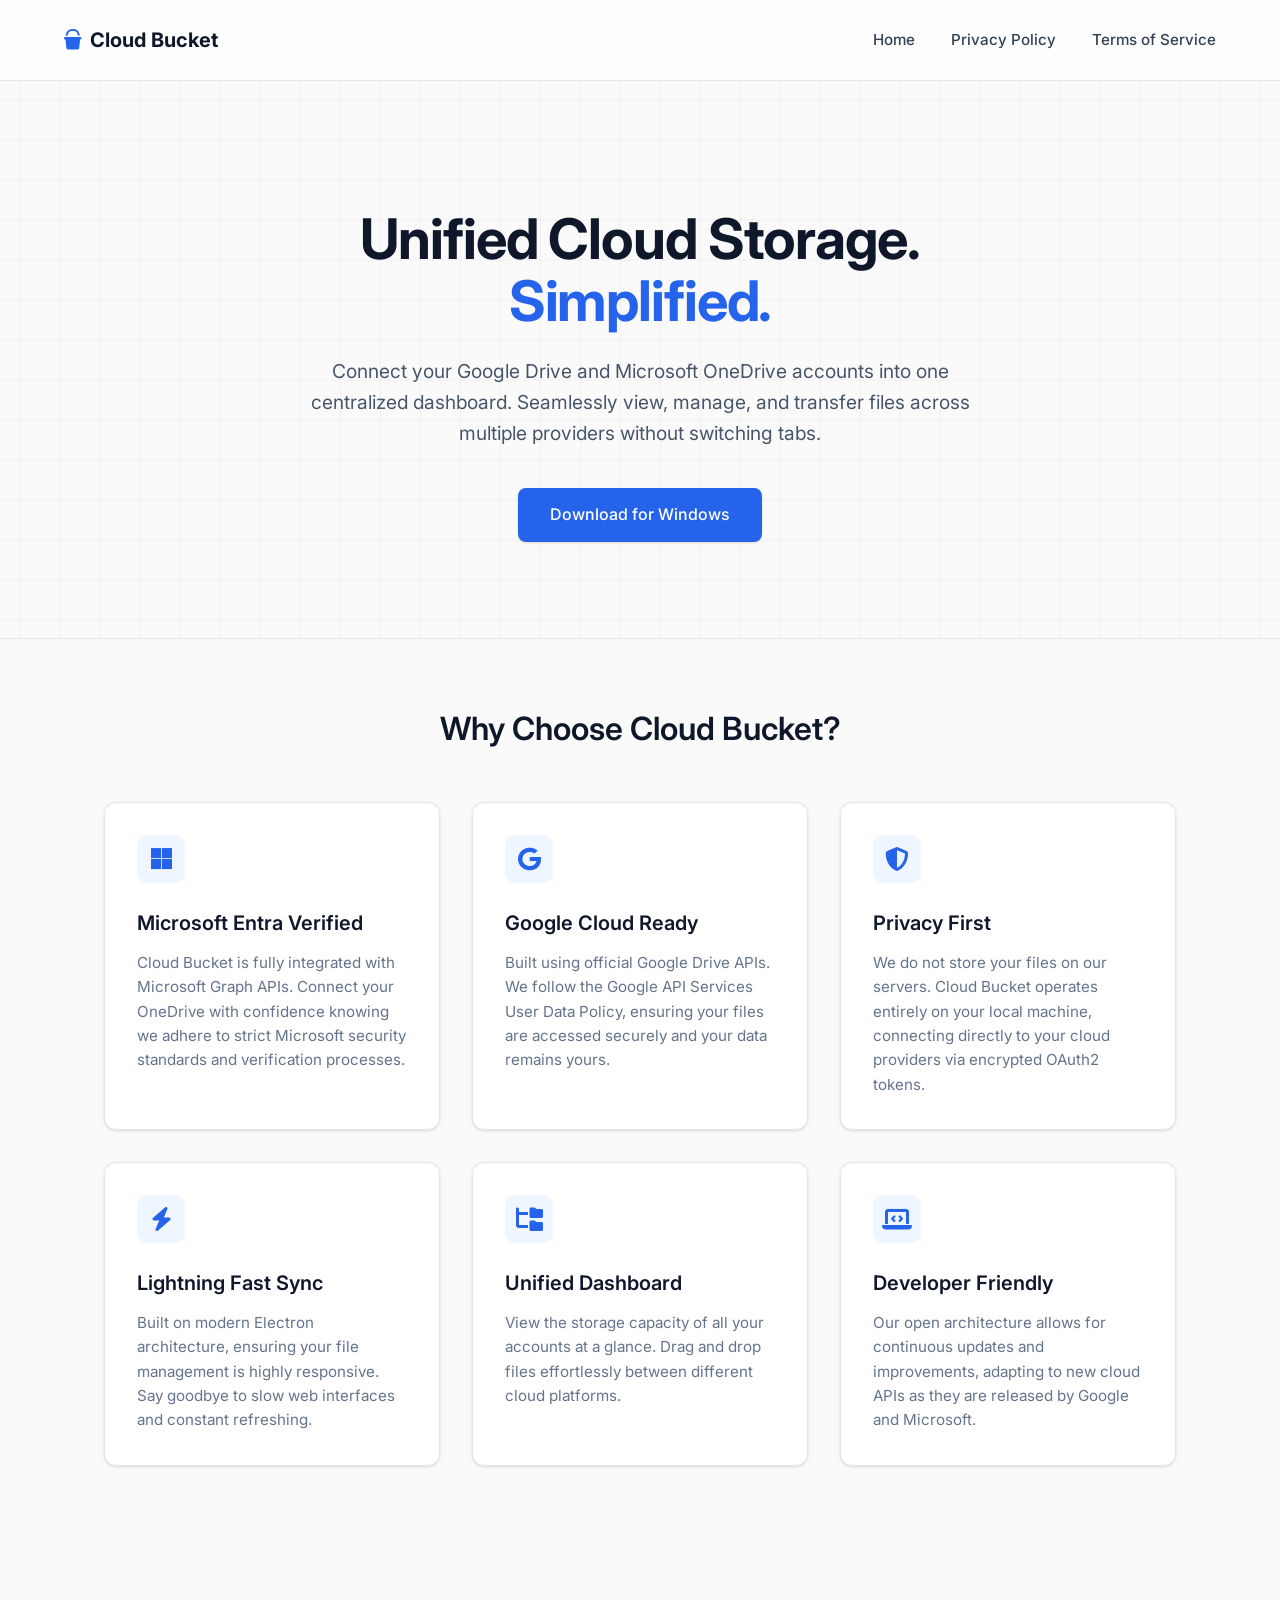
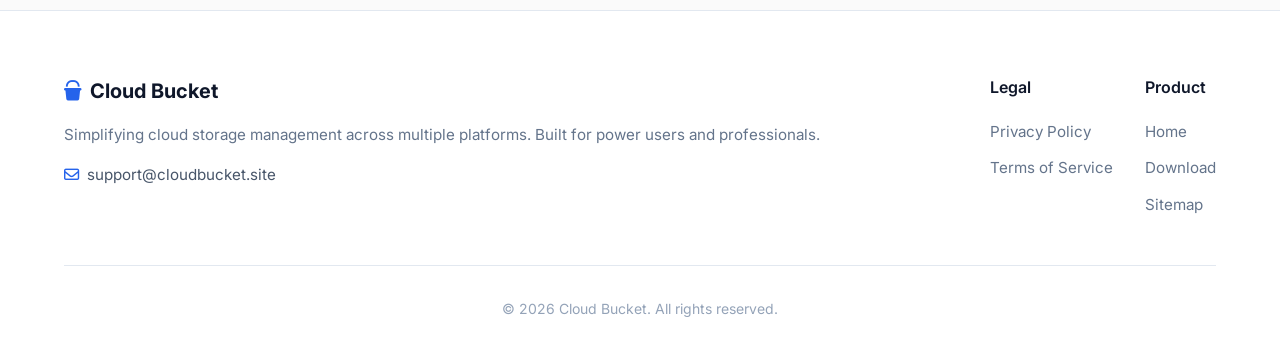
<file: index.html>
<!DOCTYPE html>
<html lang="en">
<head>
    <meta charset="UTF-8">
    <meta name="viewport" content="width=device-width, initial-scale=1.0">
    <title>Cloud Bucket - Unified Cloud Storage Manager</title>
    <meta name="description" content="Manage all your cloud storage accounts like Google Drive and Microsoft OneDrive from a single, beautiful dashboard.">
    <link rel="canonical" href="https://cloudbucket.site/">
    <link rel="icon" type="image/svg+xml" href="favicon.svg?v=2">

    <!-- Open Graph / Facebook -->
    <meta property="og:type" content="website">
    <meta property="og:url" content="https://cloudbucket.site/">
    <meta property="og:title" content="Cloud Bucket - Unified Cloud Storage Manager">
    <meta property="og:description" content="Manage all your cloud storage accounts like Google Drive and Microsoft OneDrive from a single, beautiful dashboard.">
    <meta property="og:image" content="https://cloudbucket.site/og-image.png">

    <!-- Twitter -->
    <meta property="twitter:card" content="summary_large_image">
    <meta property="twitter:url" content="https://cloudbucket.site/">
    <meta property="twitter:title" content="Cloud Bucket - Unified Cloud Storage Manager">
    <meta property="twitter:description" content="Manage all your cloud storage accounts like Google Drive and Microsoft OneDrive from a single, beautiful dashboard.">
    <meta property="twitter:image" content="https://cloudbucket.site/og-image.png">

    <link rel="stylesheet" href="styles.css">
    <link rel="stylesheet" href="https://cdnjs.cloudflare.com/ajax/libs/font-awesome/6.4.0/css/all.min.css">
</head>
<body>
    <header>
        <a href="/" class="logo">
            <i class="fa-solid fa-bucket"></i> Cloud Bucket
        </a>
        <nav>
            <a href="/">Home</a>
            <a href="privacy.html">Privacy Policy</a>
            <a href="terms.html">Terms of Service</a>
        </nav>
    </header>

    <main>
        <section class="hero">
            <h1>Unified Cloud Storage. <br><span>Simplified.</span></h1>
            <p>Connect your Google Drive and Microsoft OneDrive accounts into one centralized dashboard. Seamlessly view, manage, and transfer files across multiple providers without switching tabs.</p>
            <a href="#download" class="cta-button">Download for Windows</a>
        </section>

        <section class="info-section">
            <div class="info-container">
                <h2>Why Choose Cloud Bucket?</h2>
                <div class="grid-3">
                <div class="card">
                    <div class="card-icon"><i class="fa-brands fa-microsoft"></i></div>
                    <h3>Microsoft Entra Verified</h3>
                    <p>Cloud Bucket is fully integrated with Microsoft Graph APIs. Connect your OneDrive with confidence knowing we adhere to strict Microsoft security standards and verification processes.</p>
                </div>
                <div class="card">
                    <div class="card-icon"><i class="fa-brands fa-google"></i></div>
                    <h3>Google Cloud Ready</h3>
                    <p>Built using official Google Drive APIs. We follow the Google API Services User Data Policy, ensuring your files are accessed securely and your data remains yours.</p>
                </div>
                <div class="card">
                    <div class="card-icon"><i class="fa-solid fa-shield-halved"></i></div>
                    <h3>Privacy First</h3>
                    <p>We do not store your files on our servers. Cloud Bucket operates entirely on your local machine, connecting directly to your cloud providers via encrypted OAuth2 tokens.</p>
                </div>
                <div class="card">
                    <div class="card-icon"><i class="fa-solid fa-bolt"></i></div>
                    <h3>Lightning Fast Sync</h3>
                    <p>Built on modern Electron architecture, ensuring your file management is highly responsive. Say goodbye to slow web interfaces and constant refreshing.</p>
                </div>
                <div class="card">
                    <div class="card-icon"><i class="fa-solid fa-folder-tree"></i></div>
                    <h3>Unified Dashboard</h3>
                    <p>View the storage capacity of all your accounts at a glance. Drag and drop files effortlessly between different cloud platforms.</p>
                </div>
                <div class="card">
                    <div class="card-icon"><i class="fa-solid fa-laptop-code"></i></div>
                    <h3>Developer Friendly</h3>
                    <p>Our open architecture allows for continuous updates and improvements, adapting to new cloud APIs as they are released by Google and Microsoft.</p>
                </div>
            </div>
            </div>
        </section>
    </main>

    <footer>
        <div class="footer-content">
            <div class="footer-brand">
                <div class="logo">
                    <i class="fa-solid fa-bucket"></i> Cloud Bucket
                </div>
                <p>Simplifying cloud storage management across multiple platforms. Built for power users and professionals.</p>
                <div class="footer-contact">
                    <i class="fa-regular fa-envelope"></i>
                    <a href="mailto:support@cloudbucket.site">support@cloudbucket.site</a>
                </div>
            </div>
            
            <div class="footer-links">
                <div class="footer-links-col">
                    <h4>Legal</h4>
                    <a href="privacy.html">Privacy Policy</a>
                    <a href="terms.html">Terms of Service</a>
                </div>
                <div class="footer-links-col">
                    <h4>Product</h4>
                    <a href="/">Home</a>
                    <a href="#download">Download</a>
                    <a href="sitemap.xml">Sitemap</a>
                </div>
            </div>
        </div>
        <div class="footer-bottom">
            &copy; 2026 Cloud Bucket. All rights reserved.
        </div>
    </footer>
</body>
</html>
</file>
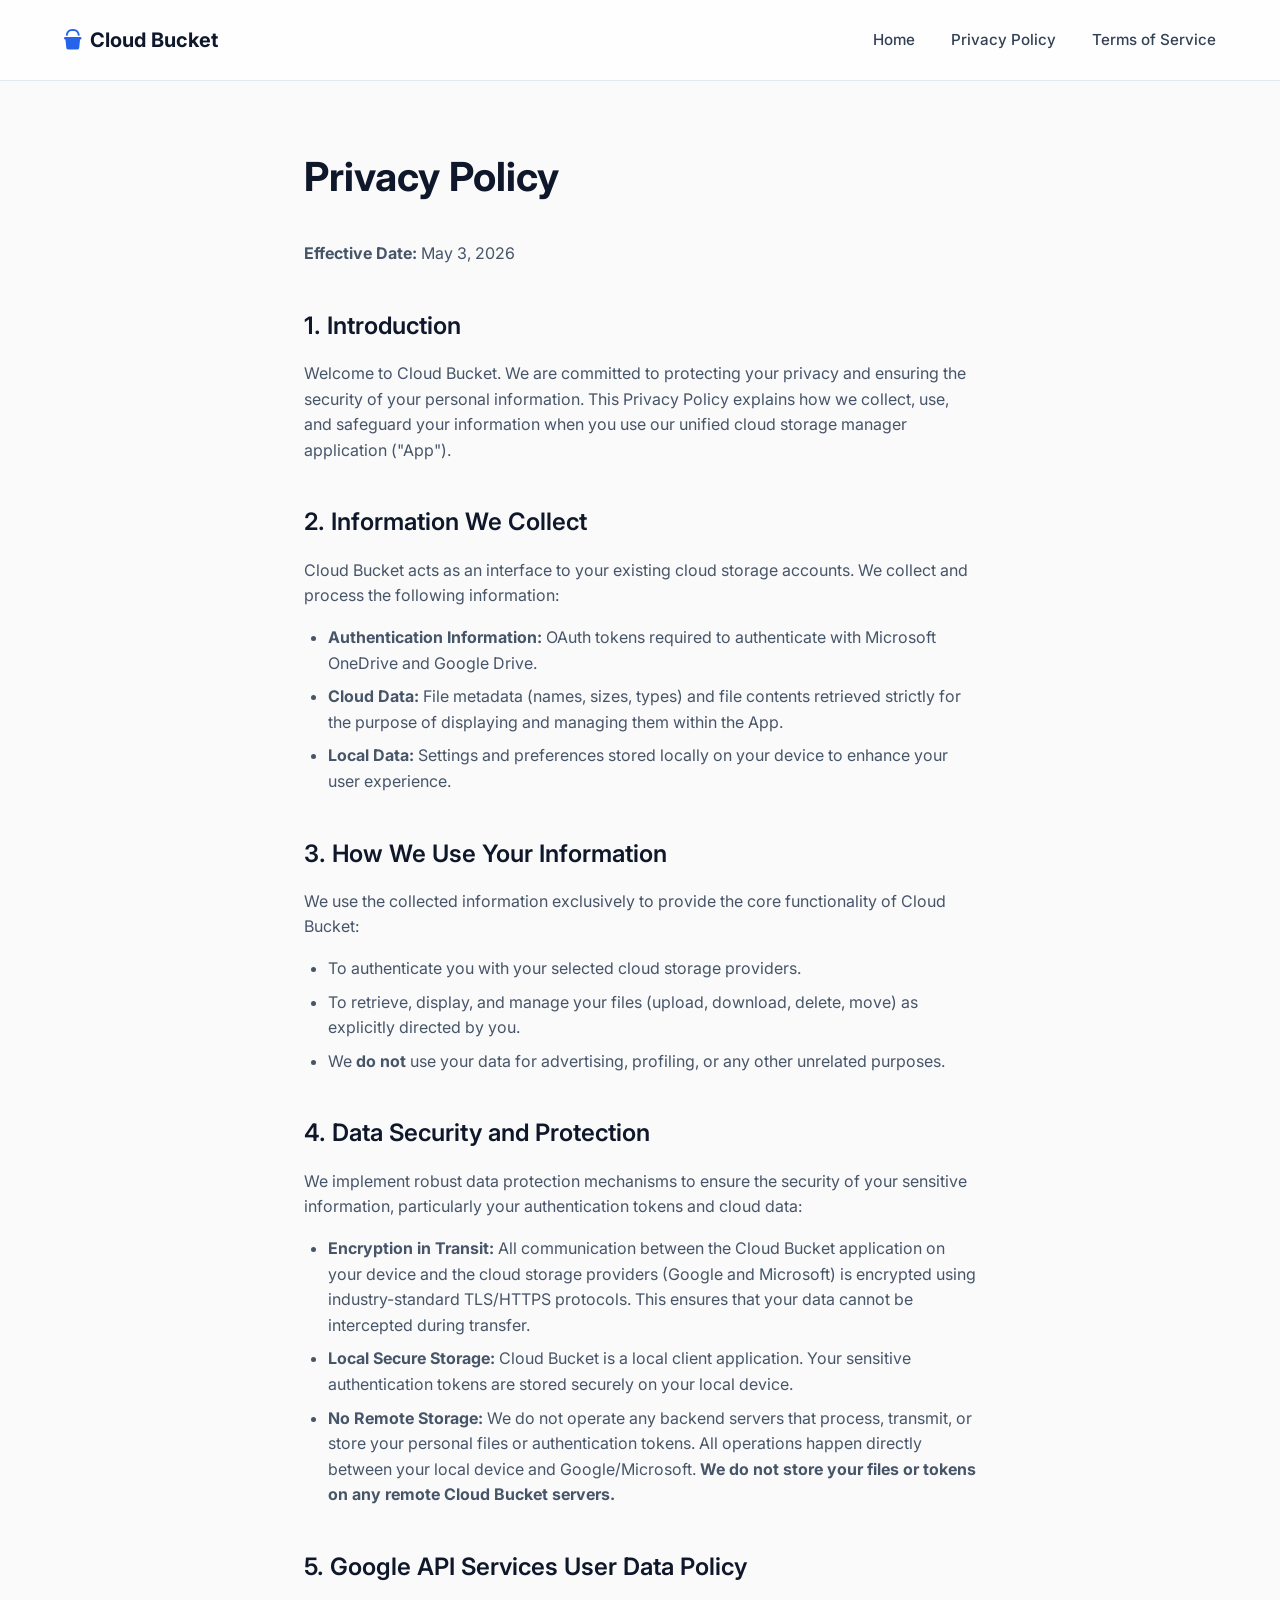
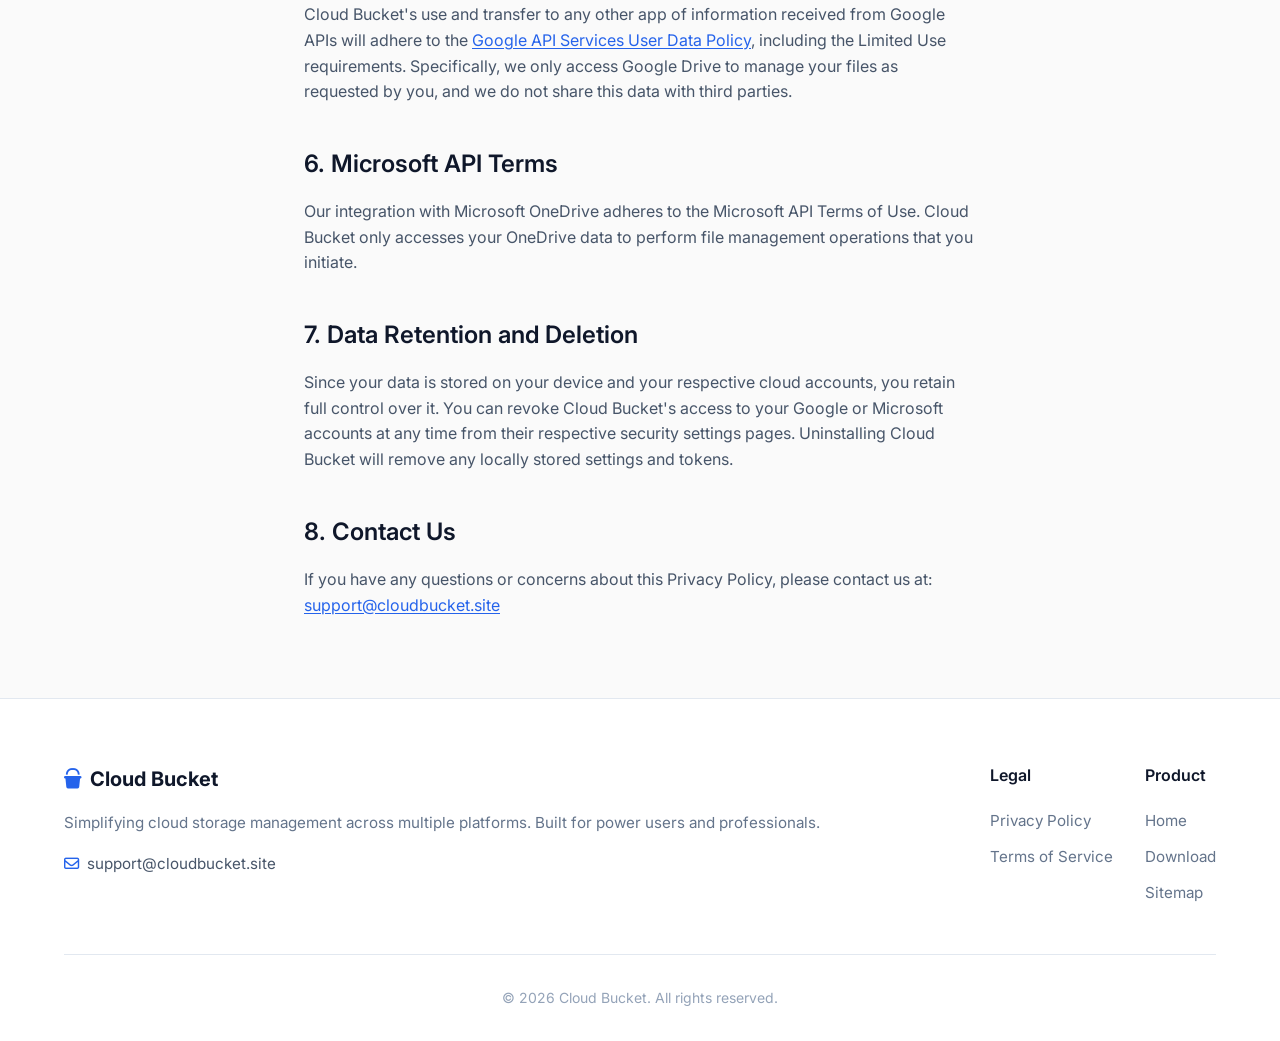
<file: privacy.html>
<!DOCTYPE html>
<html lang="en">
<head>
    <meta charset="UTF-8">
    <meta name="viewport" content="width=device-width, initial-scale=1.0">
    <title>Privacy Policy - Cloud Bucket</title>
    <meta name="description" content="Privacy Policy for the Cloud Bucket unified cloud storage manager application.">
    <link rel="canonical" href="https://cloudbucket.site/privacy.html">
    <link rel="icon" type="image/svg+xml" href="favicon.svg?v=2">

    <!-- Open Graph / Facebook -->
    <meta property="og:type" content="website">
    <meta property="og:url" content="https://cloudbucket.site/privacy.html">
    <meta property="og:title" content="Privacy Policy - Cloud Bucket">
    <meta property="og:description" content="Privacy Policy for the Cloud Bucket unified cloud storage manager application.">
    <meta property="og:image" content="https://cloudbucket.site/og-image.png">

    <!-- Twitter -->
    <meta property="twitter:card" content="summary_large_image">
    <meta property="twitter:url" content="https://cloudbucket.site/privacy.html">
    <meta property="twitter:title" content="Privacy Policy - Cloud Bucket">
    <meta property="twitter:description" content="Privacy Policy for the Cloud Bucket unified cloud storage manager application.">
    <meta property="twitter:image" content="https://cloudbucket.site/og-image.png">

    <link rel="stylesheet" href="styles.css">
    <link rel="stylesheet" href="https://cdnjs.cloudflare.com/ajax/libs/font-awesome/6.4.0/css/all.min.css">
</head>
<body>
    <header>
        <a href="/" class="logo">
            <i class="fa-solid fa-bucket"></i> Cloud Bucket
        </a>
        <nav>
            <a href="/">Home</a>
            <a href="privacy.html">Privacy Policy</a>
            <a href="terms.html">Terms of Service</a>
        </nav>
    </header>

    <main class="page-wrapper">
        <div class="page-content">
        <h1>Privacy Policy</h1>
        <p><strong>Effective Date:</strong> May 3, 2026</p>

        <h2>1. Introduction</h2>
        <p>Welcome to Cloud Bucket. We are committed to protecting your privacy and ensuring the security of your personal information. This Privacy Policy explains how we collect, use, and safeguard your information when you use our unified cloud storage manager application ("App").</p>

        <h2>2. Information We Collect</h2>
        <p>Cloud Bucket acts as an interface to your existing cloud storage accounts. We collect and process the following information:</p>
        <ul>
            <li><strong>Authentication Information:</strong> OAuth tokens required to authenticate with Microsoft OneDrive and Google Drive.</li>
            <li><strong>Cloud Data:</strong> File metadata (names, sizes, types) and file contents retrieved strictly for the purpose of displaying and managing them within the App.</li>
            <li><strong>Local Data:</strong> Settings and preferences stored locally on your device to enhance your user experience.</li>
        </ul>

        <h2>3. How We Use Your Information</h2>
        <p>We use the collected information exclusively to provide the core functionality of Cloud Bucket:</p>
        <ul>
            <li>To authenticate you with your selected cloud storage providers.</li>
            <li>To retrieve, display, and manage your files (upload, download, delete, move) as explicitly directed by you.</li>
            <li>We <strong>do not</strong> use your data for advertising, profiling, or any other unrelated purposes.</li>
        </ul>

        <h2>4. Data Security and Protection</h2>
        <p>We implement robust data protection mechanisms to ensure the security of your sensitive information, particularly your authentication tokens and cloud data:</p>
        <ul>
            <li><strong>Encryption in Transit:</strong> All communication between the Cloud Bucket application on your device and the cloud storage providers (Google and Microsoft) is encrypted using industry-standard TLS/HTTPS protocols. This ensures that your data cannot be intercepted during transfer.</li>
            <li><strong>Local Secure Storage:</strong> Cloud Bucket is a local client application. Your sensitive authentication tokens are stored securely on your local device.</li>
            <li><strong>No Remote Storage:</strong> We do not operate any backend servers that process, transmit, or store your personal files or authentication tokens. All operations happen directly between your local device and Google/Microsoft. <strong>We do not store your files or tokens on any remote Cloud Bucket servers.</strong></li>
        </ul>

        <h2>5. Google API Services User Data Policy</h2>
        <p>Cloud Bucket's use and transfer to any other app of information received from Google APIs will adhere to the <a href="https://developers.google.com/terms/api-services-user-data-policy" target="_blank" rel="noopener noreferrer">Google API Services User Data Policy</a>, including the Limited Use requirements. Specifically, we only access Google Drive to manage your files as requested by you, and we do not share this data with third parties.</p>

        <h2>6. Microsoft API Terms</h2>
        <p>Our integration with Microsoft OneDrive adheres to the Microsoft API Terms of Use. Cloud Bucket only accesses your OneDrive data to perform file management operations that you initiate.</p>

        <h2>7. Data Retention and Deletion</h2>
        <p>Since your data is stored on your device and your respective cloud accounts, you retain full control over it. You can revoke Cloud Bucket's access to your Google or Microsoft accounts at any time from their respective security settings pages. Uninstalling Cloud Bucket will remove any locally stored settings and tokens.</p>

        <h2>8. Contact Us</h2>
        <p>If you have any questions or concerns about this Privacy Policy, please contact us at: <a href="mailto:support@cloudbucket.site">support@cloudbucket.site</a></p>
        </div>
    </main>

    <footer>
        <div class="footer-content">
            <div class="footer-brand">
                <div class="logo">
                    <i class="fa-solid fa-bucket"></i> Cloud Bucket
                </div>
                <p>Simplifying cloud storage management across multiple platforms. Built for power users and professionals.</p>
                <div class="footer-contact">
                    <i class="fa-regular fa-envelope"></i>
                    <a href="mailto:support@cloudbucket.site">support@cloudbucket.site</a>
                </div>
            </div>
            
            <div class="footer-links">
                <div class="footer-links-col">
                    <h4>Legal</h4>
                    <a href="privacy.html">Privacy Policy</a>
                    <a href="terms.html">Terms of Service</a>
                </div>
                <div class="footer-links-col">
                    <h4>Product</h4>
                    <a href="/">Home</a>
                    <a href="#download">Download</a>
                    <a href="sitemap.xml">Sitemap</a>
                </div>
            </div>
        </div>
        <div class="footer-bottom">
            &copy; 2026 Cloud Bucket. All rights reserved.
        </div>
    </footer>
</body>
</html>
</file>
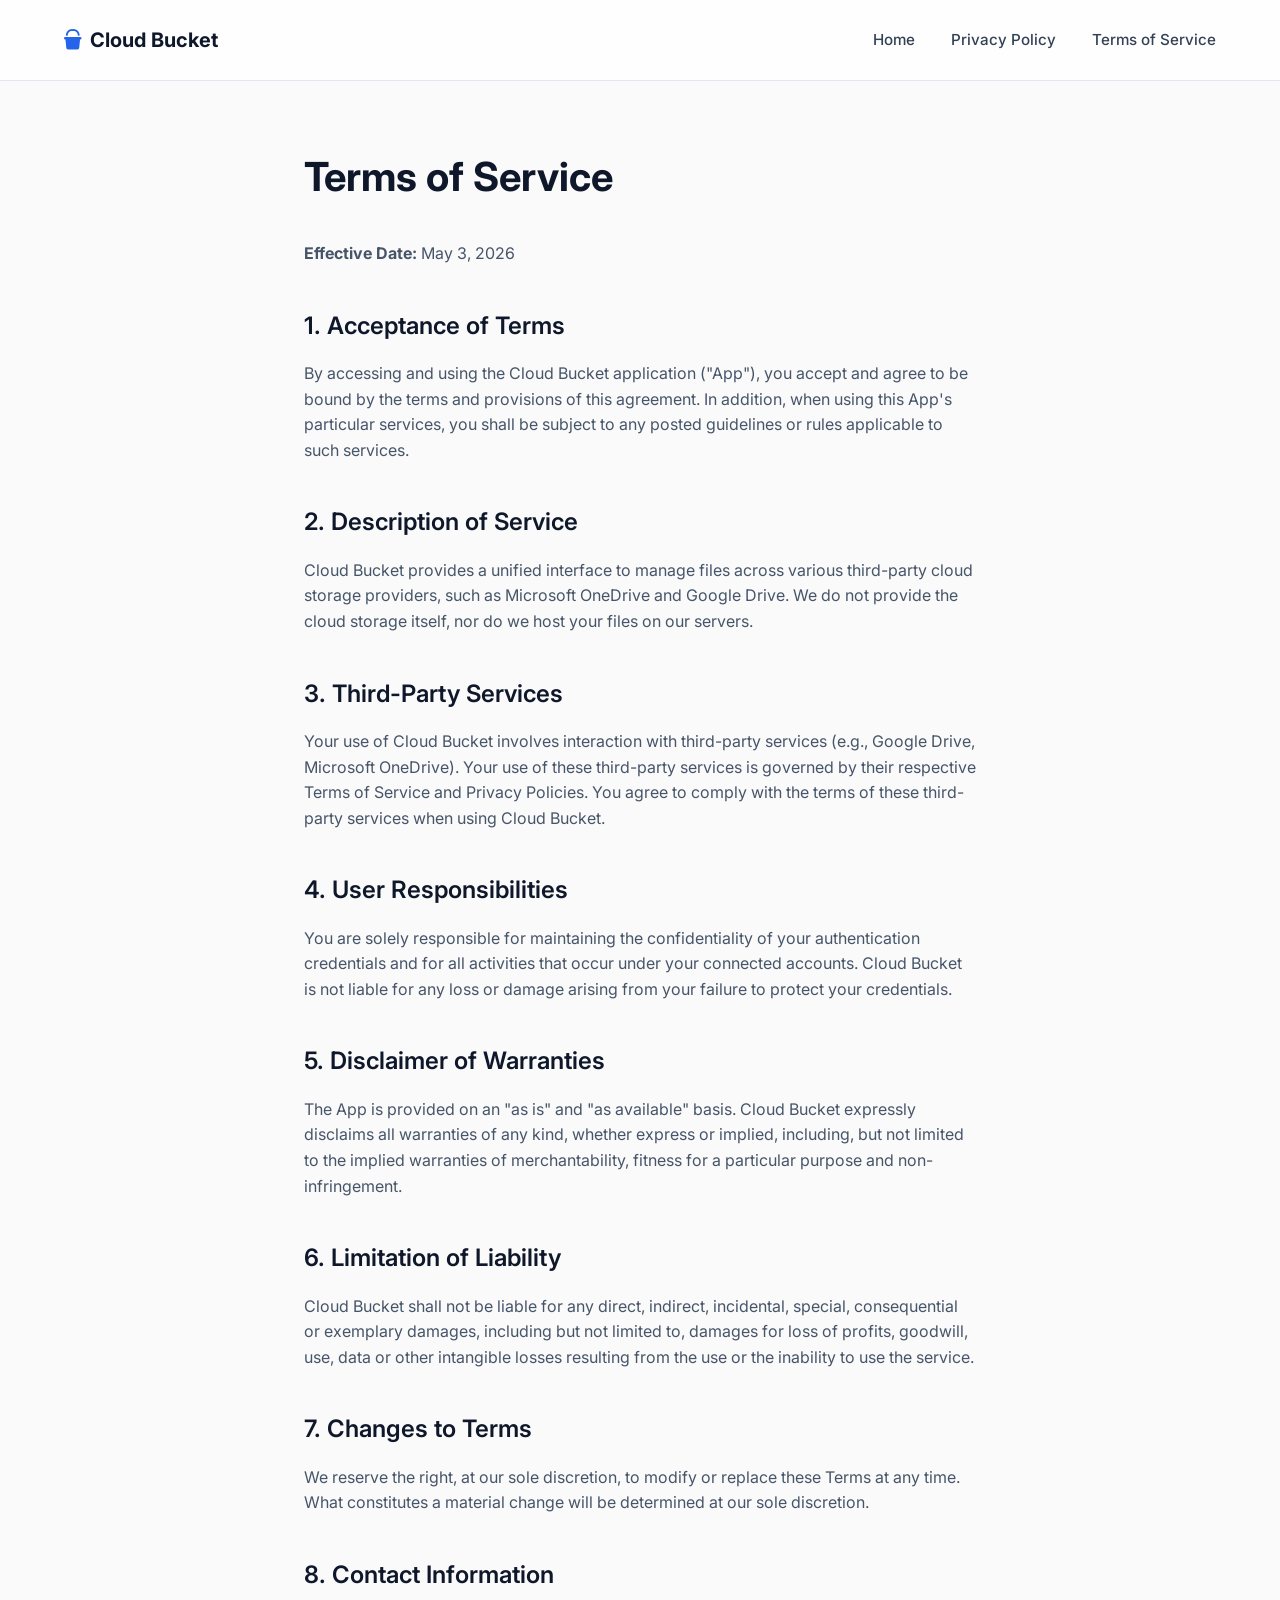
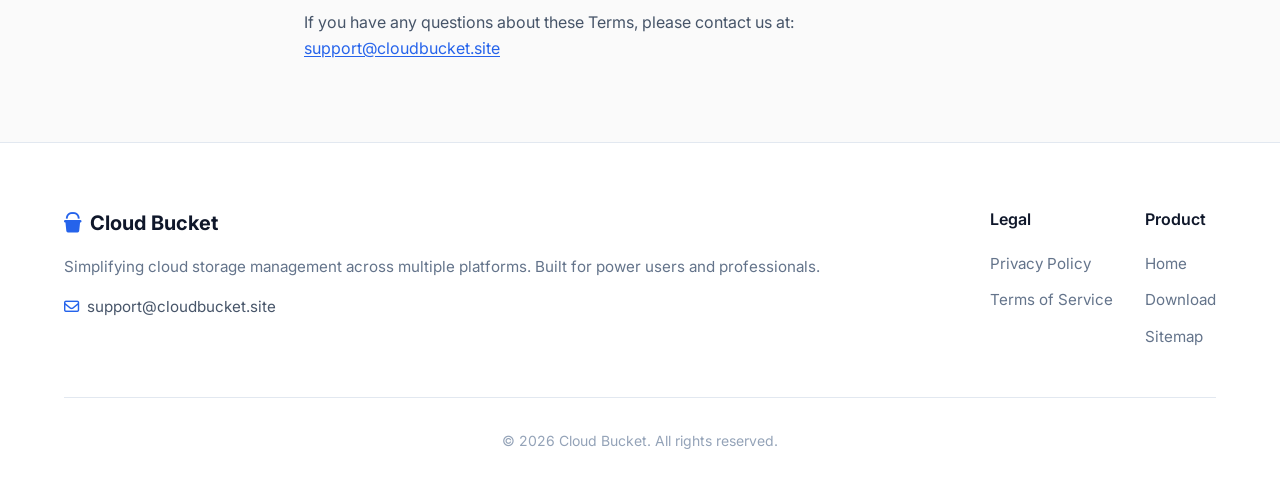
<file: terms.html>
<!DOCTYPE html>
<html lang="en">
<head>
    <meta charset="UTF-8">
    <meta name="viewport" content="width=device-width, initial-scale=1.0">
    <title>Terms of Service - Cloud Bucket</title>
    <meta name="description" content="Terms of Service for the Cloud Bucket application.">
    <link rel="canonical" href="https://cloudbucket.site/terms.html">
    <link rel="icon" type="image/svg+xml" href="favicon.svg?v=2">

    <!-- Open Graph / Facebook -->
    <meta property="og:type" content="website">
    <meta property="og:url" content="https://cloudbucket.site/terms.html">
    <meta property="og:title" content="Terms of Service - Cloud Bucket">
    <meta property="og:description" content="Terms of Service for the Cloud Bucket application.">
    <meta property="og:image" content="https://cloudbucket.site/og-image.png">

    <!-- Twitter -->
    <meta property="twitter:card" content="summary_large_image">
    <meta property="twitter:url" content="https://cloudbucket.site/terms.html">
    <meta property="twitter:title" content="Terms of Service - Cloud Bucket">
    <meta property="twitter:description" content="Terms of Service for the Cloud Bucket application.">
    <meta property="twitter:image" content="https://cloudbucket.site/og-image.png">

    <link rel="stylesheet" href="styles.css">
    <link rel="stylesheet" href="https://cdnjs.cloudflare.com/ajax/libs/font-awesome/6.4.0/css/all.min.css">
</head>
<body>
    <header>
        <a href="/" class="logo">
            <i class="fa-solid fa-bucket"></i> Cloud Bucket
        </a>
        <nav>
            <a href="/">Home</a>
            <a href="privacy.html">Privacy Policy</a>
            <a href="terms.html">Terms of Service</a>
        </nav>
    </header>

    <main class="page-wrapper">
        <div class="page-content">
        <h1>Terms of Service</h1>
        <p><strong>Effective Date:</strong> May 3, 2026</p>

        <h2>1. Acceptance of Terms</h2>
        <p>By accessing and using the Cloud Bucket application ("App"), you accept and agree to be bound by the terms and provisions of this agreement. In addition, when using this App's particular services, you shall be subject to any posted guidelines or rules applicable to such services.</p>

        <h2>2. Description of Service</h2>
        <p>Cloud Bucket provides a unified interface to manage files across various third-party cloud storage providers, such as Microsoft OneDrive and Google Drive. We do not provide the cloud storage itself, nor do we host your files on our servers.</p>

        <h2>3. Third-Party Services</h2>
        <p>Your use of Cloud Bucket involves interaction with third-party services (e.g., Google Drive, Microsoft OneDrive). Your use of these third-party services is governed by their respective Terms of Service and Privacy Policies. You agree to comply with the terms of these third-party services when using Cloud Bucket.</p>

        <h2>4. User Responsibilities</h2>
        <p>You are solely responsible for maintaining the confidentiality of your authentication credentials and for all activities that occur under your connected accounts. Cloud Bucket is not liable for any loss or damage arising from your failure to protect your credentials.</p>

        <h2>5. Disclaimer of Warranties</h2>
        <p>The App is provided on an "as is" and "as available" basis. Cloud Bucket expressly disclaims all warranties of any kind, whether express or implied, including, but not limited to the implied warranties of merchantability, fitness for a particular purpose and non-infringement.</p>

        <h2>6. Limitation of Liability</h2>
        <p>Cloud Bucket shall not be liable for any direct, indirect, incidental, special, consequential or exemplary damages, including but not limited to, damages for loss of profits, goodwill, use, data or other intangible losses resulting from the use or the inability to use the service.</p>

        <h2>7. Changes to Terms</h2>
        <p>We reserve the right, at our sole discretion, to modify or replace these Terms at any time. What constitutes a material change will be determined at our sole discretion.</p>

        <h2>8. Contact Information</h2>
        <p>If you have any questions about these Terms, please contact us at: <a href="mailto:support@cloudbucket.site">support@cloudbucket.site</a></p>
        </div>
    </main>

    <footer>
        <div class="footer-content">
            <div class="footer-brand">
                <div class="logo">
                    <i class="fa-solid fa-bucket"></i> Cloud Bucket
                </div>
                <p>Simplifying cloud storage management across multiple platforms. Built for power users and professionals.</p>
                <div class="footer-contact">
                    <i class="fa-regular fa-envelope"></i>
                    <a href="mailto:support@cloudbucket.site">support@cloudbucket.site</a>
                </div>
            </div>
            
            <div class="footer-links">
                <div class="footer-links-col">
                    <h4>Legal</h4>
                    <a href="privacy.html">Privacy Policy</a>
                    <a href="terms.html">Terms of Service</a>
                </div>
                <div class="footer-links-col">
                    <h4>Product</h4>
                    <a href="/">Home</a>
                    <a href="#download">Download</a>
                    <a href="sitemap.xml">Sitemap</a>
                </div>
            </div>
        </div>
        <div class="footer-bottom">
            &copy; 2026 Cloud Bucket. All rights reserved.
        </div>
    </footer>
</body>
</html>
</file>
<file: styles.css>
@import url('https://fonts.googleapis.com/css2?family=Inter:wght@300;400;500;600;700&display=swap');

:root {
  --bg-color: #fafafa;
  --text-color: #334155;
  --heading-color: #0f172a;
  --primary-color: #2563eb;
  --primary-hover: #1d4ed8;
  --card-bg: #ffffff;
  --card-border: #e2e8f0;
  --shadow-sm: 0 1px 3px 0 rgb(0 0 0 / 0.1), 0 1px 2px -1px rgb(0 0 0 / 0.1);
  --shadow-md: 0 4px 6px -1px rgb(0 0 0 / 0.1), 0 2px 4px -2px rgb(0 0 0 / 0.1);
  --shadow-lg: 0 10px 15px -3px rgb(0 0 0 / 0.1), 0 4px 6px -4px rgb(0 0 0 / 0.1);
}

* {
  margin: 0;
  padding: 0;
  box-sizing: border-box;
}

body {
  font-family: 'Inter', sans-serif;
  background-color: var(--bg-color);
  color: var(--text-color);
  line-height: 1.6;
  -webkit-font-smoothing: antialiased;
}

/* Header */
header {
  display: flex;
  justify-content: space-between;
  align-items: center;
  padding: 1.5rem 5%;
  background: rgba(255, 255, 255, 0.8);
  backdrop-filter: blur(12px);
  position: sticky;
  top: 0;
  z-index: 1000;
  border-bottom: 1px solid var(--card-border);
}

.logo {
  font-size: 1.25rem;
  font-weight: 700;
  color: var(--heading-color);
  display: flex;
  align-items: center;
  gap: 0.5rem;
  text-decoration: none;
}

.logo i {
  color: var(--primary-color);
}

nav a {
  color: var(--text-color);
  text-decoration: none;
  margin-left: 2rem;
  font-weight: 500;
  font-size: 0.95rem;
  transition: color 0.2s ease;
}

nav a:hover {
  color: var(--primary-color);
}

/* Hero Section */
.hero {
  width: 100%;
  padding: 8rem 5% 6rem;
  text-align: center;
  background-image: 
    linear-gradient(rgba(0, 0, 0, 0.04) 1px, transparent 1px),
    linear-gradient(90deg, rgba(0, 0, 0, 0.04) 1px, transparent 1px);
  background-size: 40px 40px;
  background-position: center center;
  border-bottom: 1px solid var(--card-border);
}

.hero h1 {
  font-size: 3.5rem;
  font-weight: 700;
  color: var(--heading-color);
  margin-bottom: 1.5rem;
  letter-spacing: -0.02em;
  line-height: 1.1;
}

.hero h1 span {
  color: var(--primary-color);
}

.hero p {
  font-size: 1.2rem;
  color: #475569;
  max-width: 700px;
  margin: 0 auto 2.5rem;
}

.cta-button {
  display: inline-block;
  padding: 0.875rem 2rem;
  font-size: 1rem;
  font-weight: 500;
  color: #fff;
  background-color: var(--primary-color);
  border-radius: 8px;
  text-decoration: none;
  transition: background-color 0.2s ease, transform 0.2s ease;
  box-shadow: var(--shadow-sm);
}

.cta-button:hover {
  background-color: var(--primary-hover);
  transform: translateY(-1px);
  box-shadow: var(--shadow-md);
}

/* Info Section (Packed with info) */
.info-section {
  max-width: 1200px;
  margin: 0 auto;
  padding: 4rem 5%;
}

.info-section h2 {
  font-size: 2rem;
  color: var(--heading-color);
  text-align: center;
  margin-bottom: 3rem;
  font-weight: 600;
}

.grid-3 {
  display: grid;
  grid-template-columns: repeat(auto-fit, minmax(300px, 1fr));
  gap: 2rem;
}

.card {
  background: var(--card-bg);
  border: 1px solid var(--card-border);
  border-radius: 12px;
  padding: 2rem;
  box-shadow: var(--shadow-sm);
  transition: box-shadow 0.2s ease;
}

.card:hover {
  box-shadow: var(--shadow-md);
}

.card-icon {
  width: 48px;
  height: 48px;
  background: #eff6ff;
  color: var(--primary-color);
  border-radius: 10px;
  display: flex;
  align-items: center;
  justify-content: center;
  font-size: 1.5rem;
  margin-bottom: 1.5rem;
}

.card h3 {
  font-size: 1.25rem;
  color: var(--heading-color);
  margin-bottom: 0.75rem;
  font-weight: 600;
}

.card p {
  font-size: 0.95rem;
  color: #64748b;
}

/* Content Pages (Privacy, Terms) */
.page-content {
  max-width: 800px;
  margin: 4rem auto;
  padding: 0 5%;
}

.page-content h1 {
  font-size: 2.5rem;
  margin-bottom: 2rem;
  color: var(--heading-color);
  font-weight: 700;
}

.page-content h2 {
  font-size: 1.5rem;
  margin-top: 2.5rem;
  margin-bottom: 1rem;
  color: var(--heading-color);
  font-weight: 600;
}

.page-content p {
  margin-bottom: 1rem;
  color: #475569;
}

.page-content ul {
  margin-bottom: 1.5rem;
  padding-left: 1.5rem;
  color: #475569;
}

.page-content li {
  margin-bottom: 0.5rem;
}

.page-content a {
  color: var(--primary-color);
  text-decoration: underline;
  text-underline-offset: 2px;
}

.page-content a:hover {
  color: var(--primary-hover);
}

/* Footer */
footer {
  border-top: 1px solid var(--card-border);
  background: #ffffff;
  padding: 4rem 5% 2rem;
  margin-top: 5rem;
}

.footer-content {
  max-width: 1200px;
  margin: 0 auto;
  display: flex;
  flex-wrap: wrap;
  justify-content: space-between;
  gap: 2rem;
  margin-bottom: 3rem;
}

.footer-brand {
  flex: 1;
  min-width: 250px;
}

.footer-brand .logo {
  margin-bottom: 1rem;
}

.footer-brand p {
  color: #64748b;
  font-size: 0.95rem;
  margin-bottom: 1rem;
}

.footer-contact {
  display: flex;
  align-items: center;
  gap: 0.5rem;
  color: #475569;
  font-size: 0.95rem;
}

.footer-contact i {
  color: var(--primary-color);
}

.footer-contact a {
  color: #475569;
  text-decoration: none;
}

.footer-contact a:hover {
  color: var(--primary-color);
  text-decoration: underline;
}

.footer-links {
  display: flex;
  gap: 2rem;
}

.footer-links-col {
  display: flex;
  flex-direction: column;
  gap: 0.75rem;
}

.footer-links-col h4 {
  color: var(--heading-color);
  font-size: 1rem;
  font-weight: 600;
  margin-bottom: 0.5rem;
}

.footer-links-col a {
  color: #64748b;
  text-decoration: none;
  font-size: 0.95rem;
  transition: color 0.2s ease;
}

.footer-links-col a:hover {
  color: var(--primary-color);
}

.footer-bottom {
  max-width: 1200px;
  margin: 0 auto;
  padding-top: 2rem;
  border-top: 1px solid var(--card-border);
  text-align: center;
  color: #94a3b8;
  font-size: 0.875rem;
}

/* Responsive */
@media (max-width: 768px) {
  .hero h1 {
    font-size: 2.5rem;
  }
  nav {
    display: none;
  }
  .footer-content {
    flex-direction: column;
  }
}
</file>
